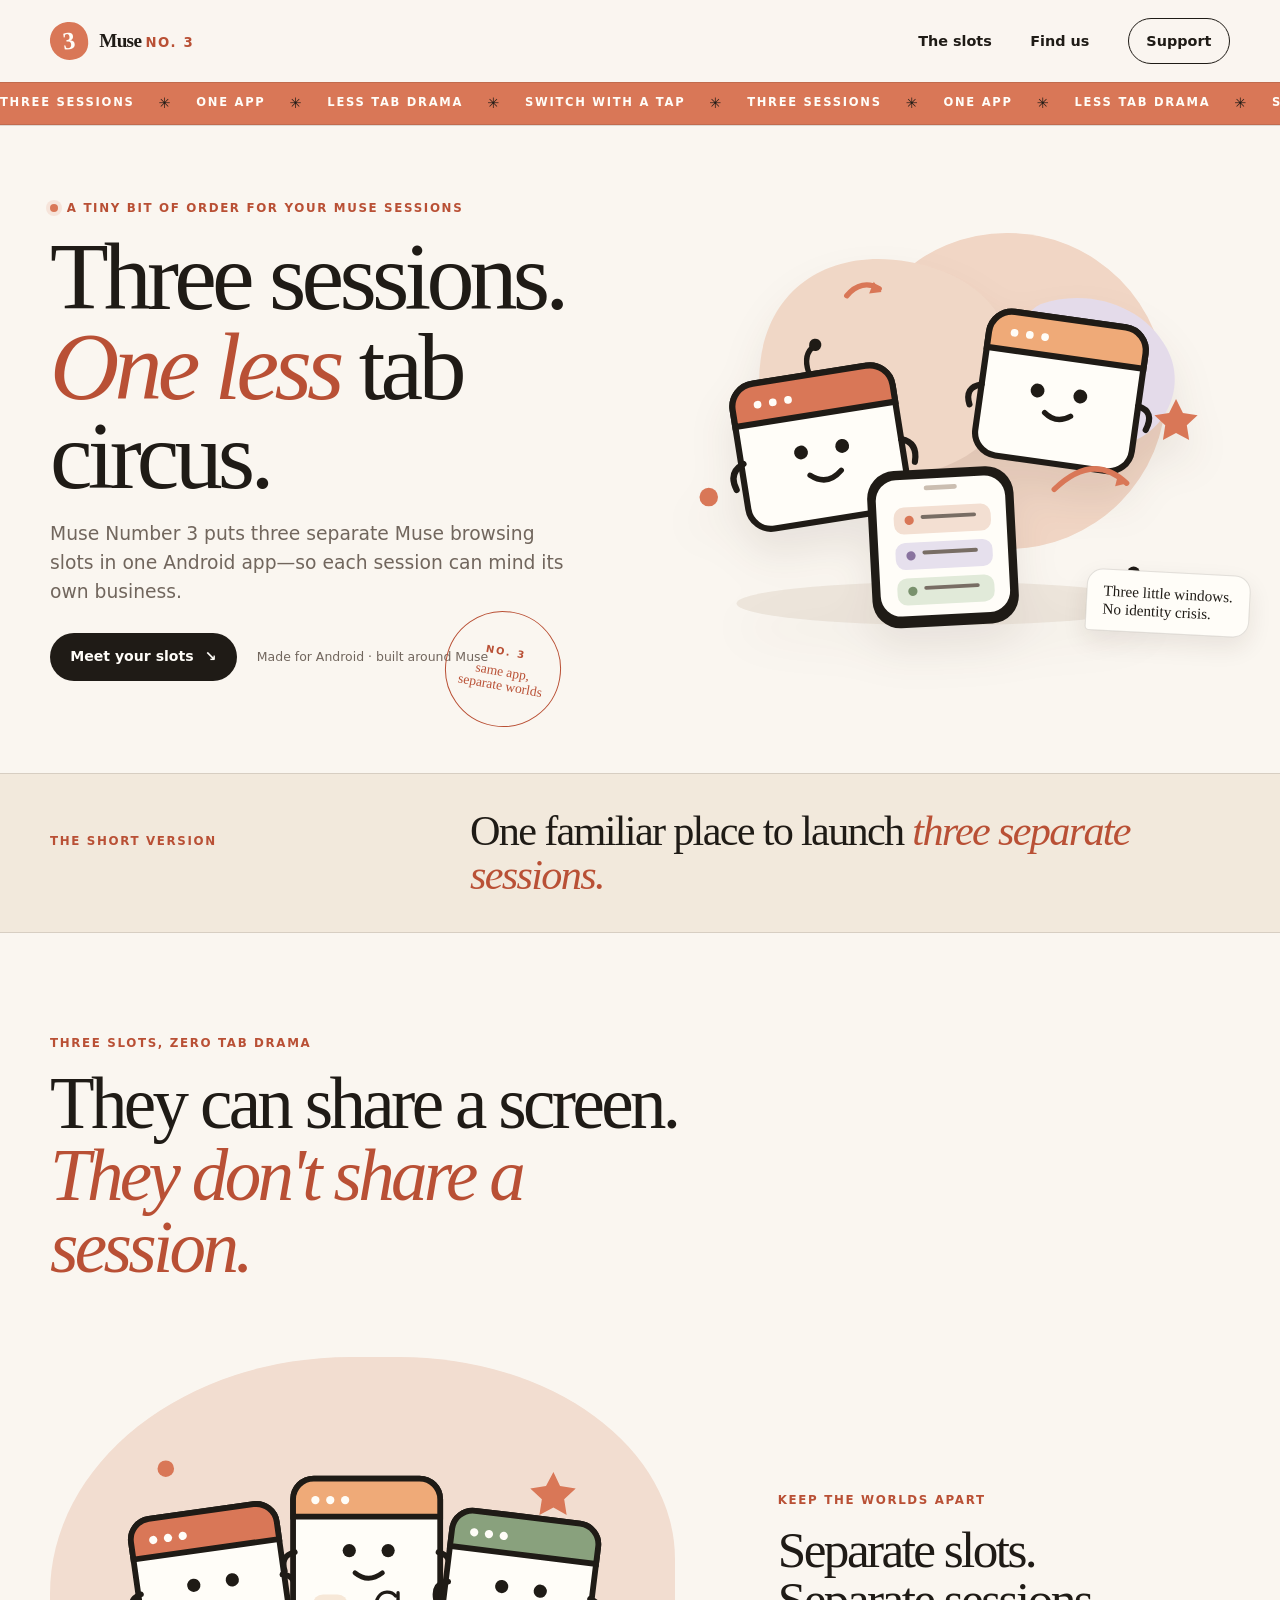
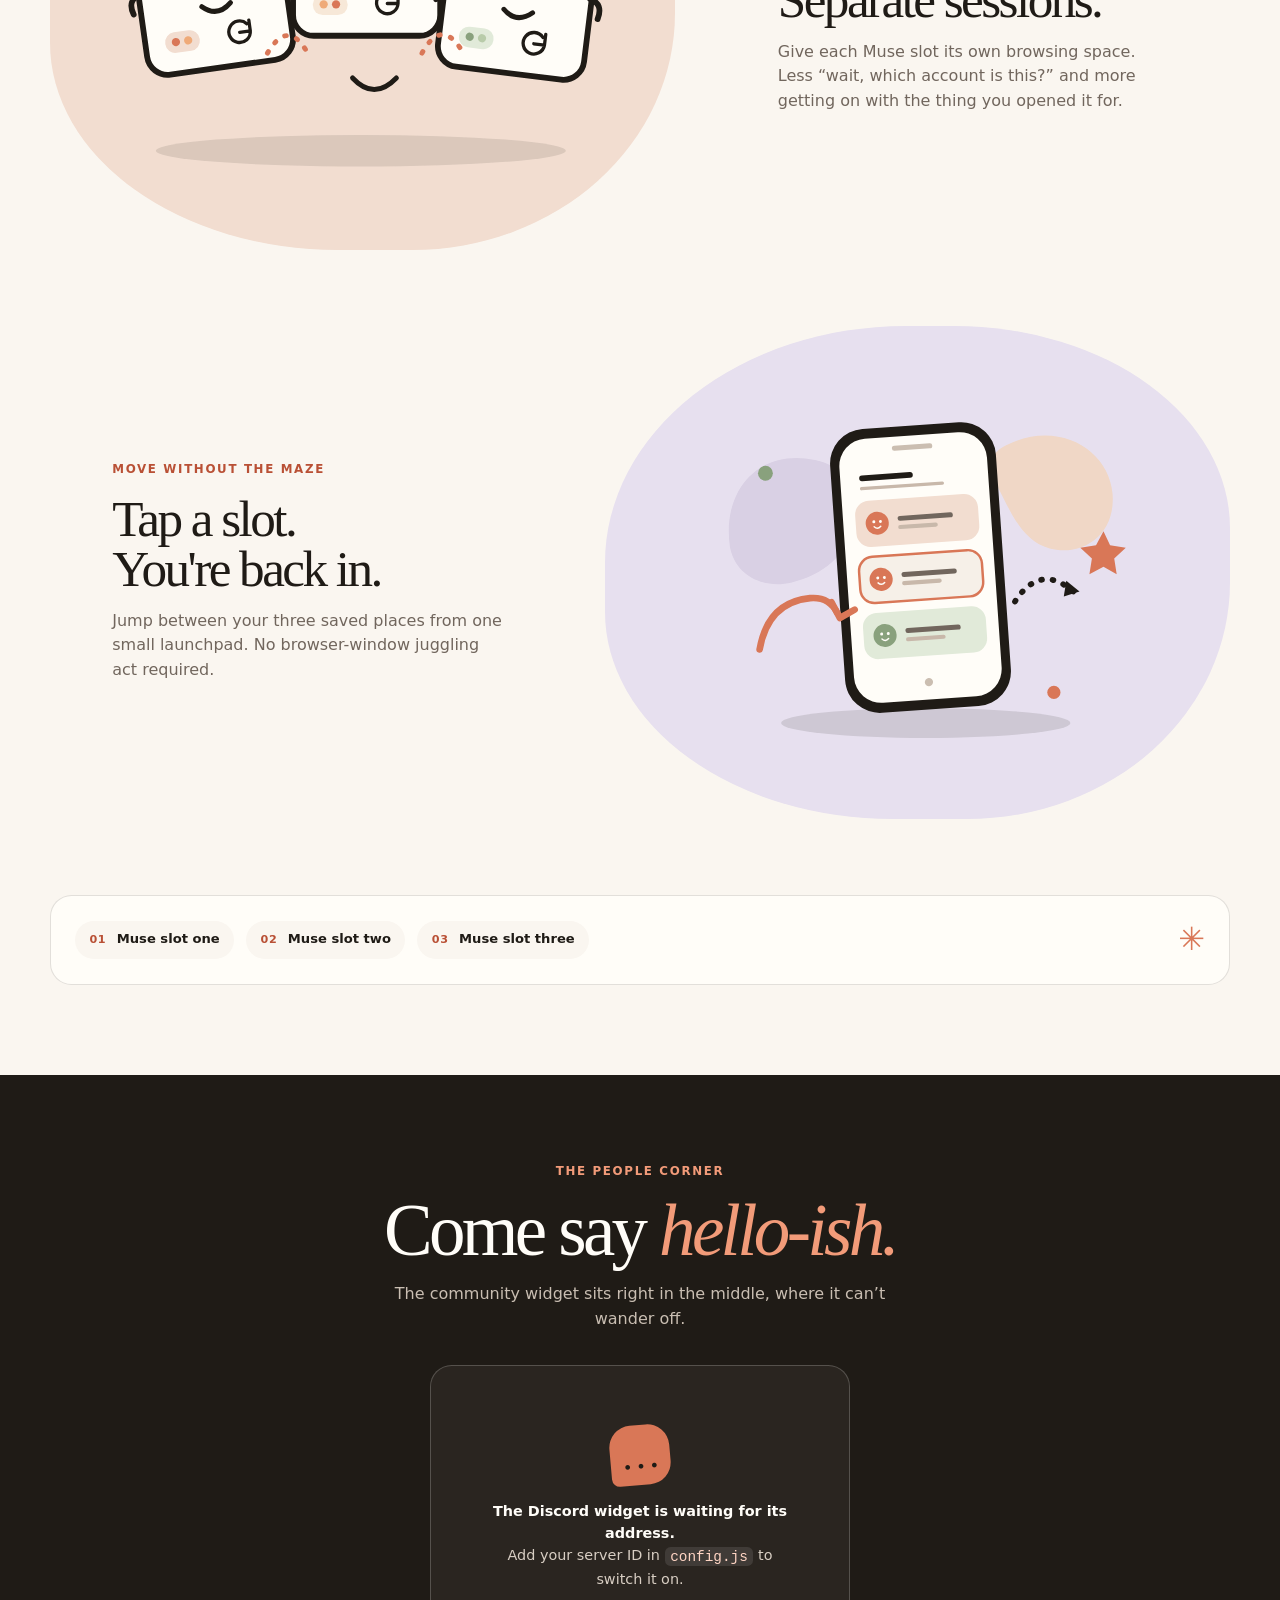
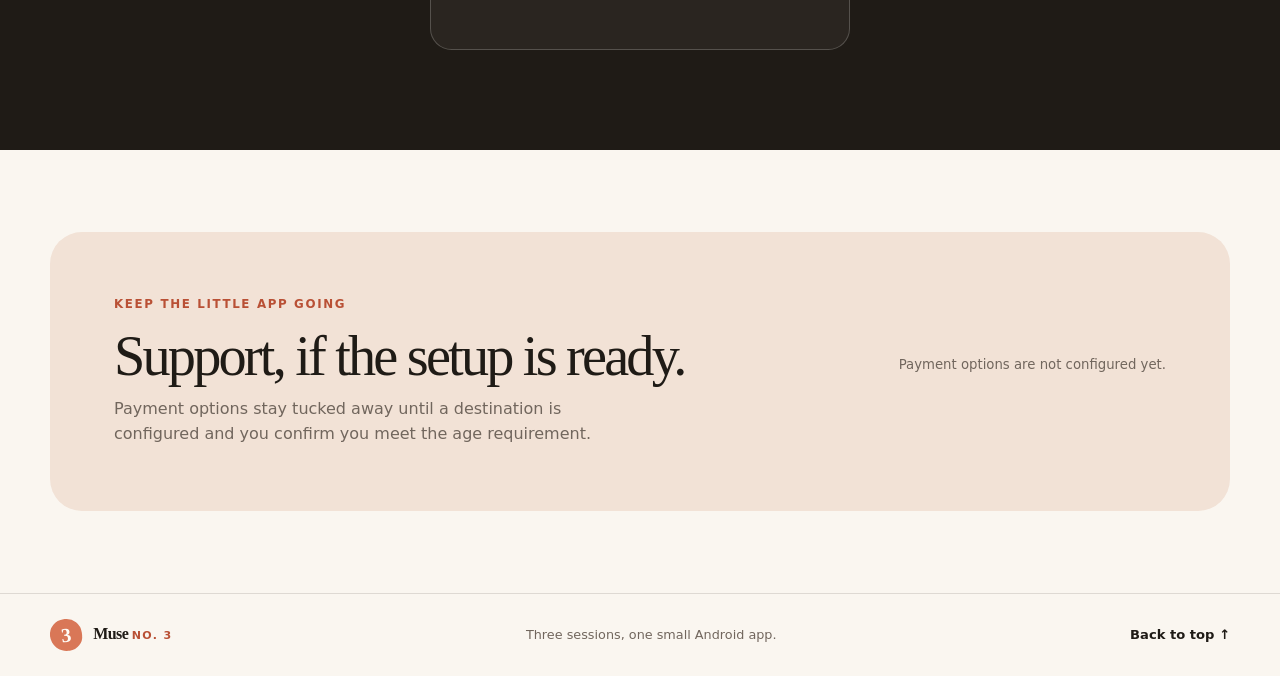
<file: index.html>
<!doctype html>
<html lang="en">
<head>
  <meta charset="utf-8">
  <meta name="viewport" content="width=device-width, initial-scale=1">
  <meta name="theme-color" content="#FAF6F0">
  <meta name="description" content="Muse Number 3 keeps three separate Muse browsing sessions in one tidy Android app.">
  <title>Muse Number 3 — Promotional page</title>
  <link rel="icon" href="site/assets/favicon/favicon.svg" type="image/svg+xml">
  <link rel="icon" href="site/assets/favicon/favicon.ico" sizes="any">
  <link rel="apple-touch-icon" href="site/assets/favicon/apple-touch-icon.png">
  <meta http-equiv="refresh" content="0; url=site/">
  <script>window.location.replace(new URL("site/", window.location.href).href);</script>
</head>
<body>
  <main>
    <p>Opening the Muse Number 3 promotional page…</p>
    <p>If it does not open automatically, <a href="site/">continue to the promotional page</a>.</p>
  </main>
</body>
</html>
</file>
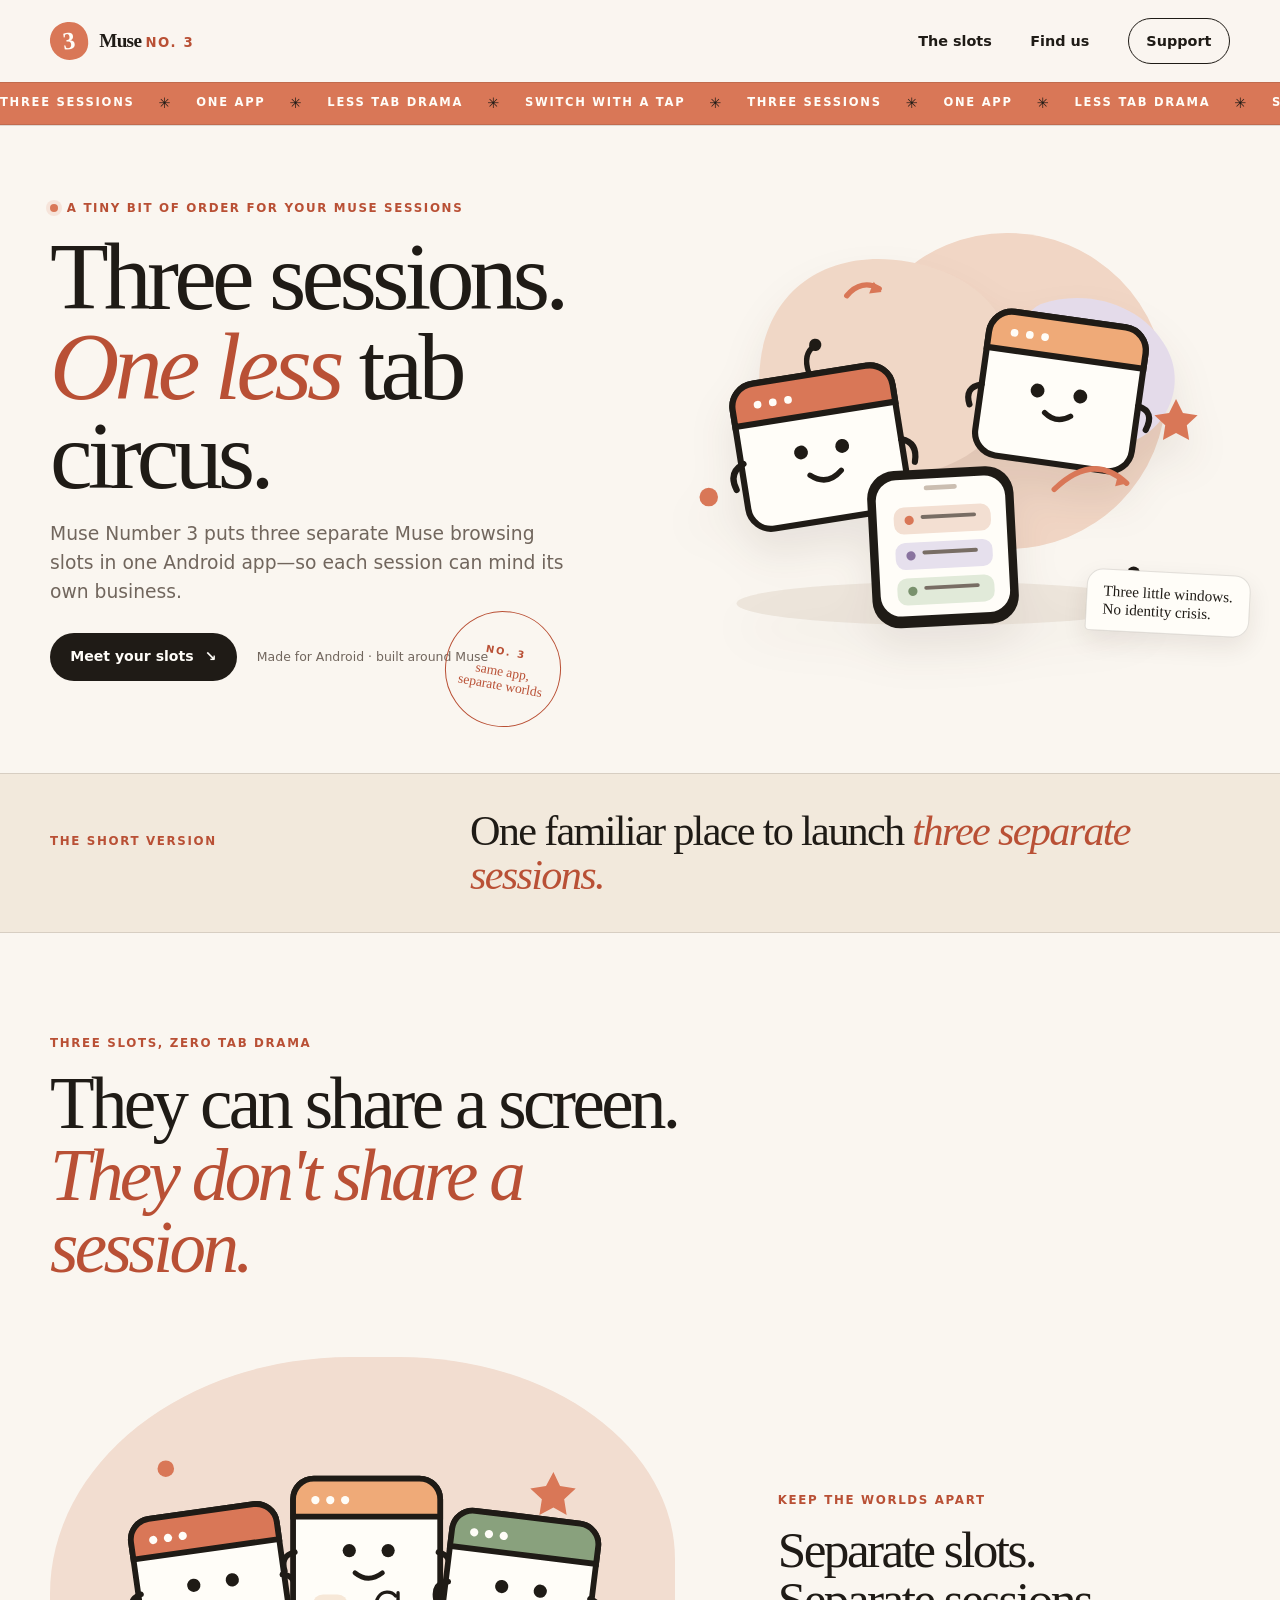
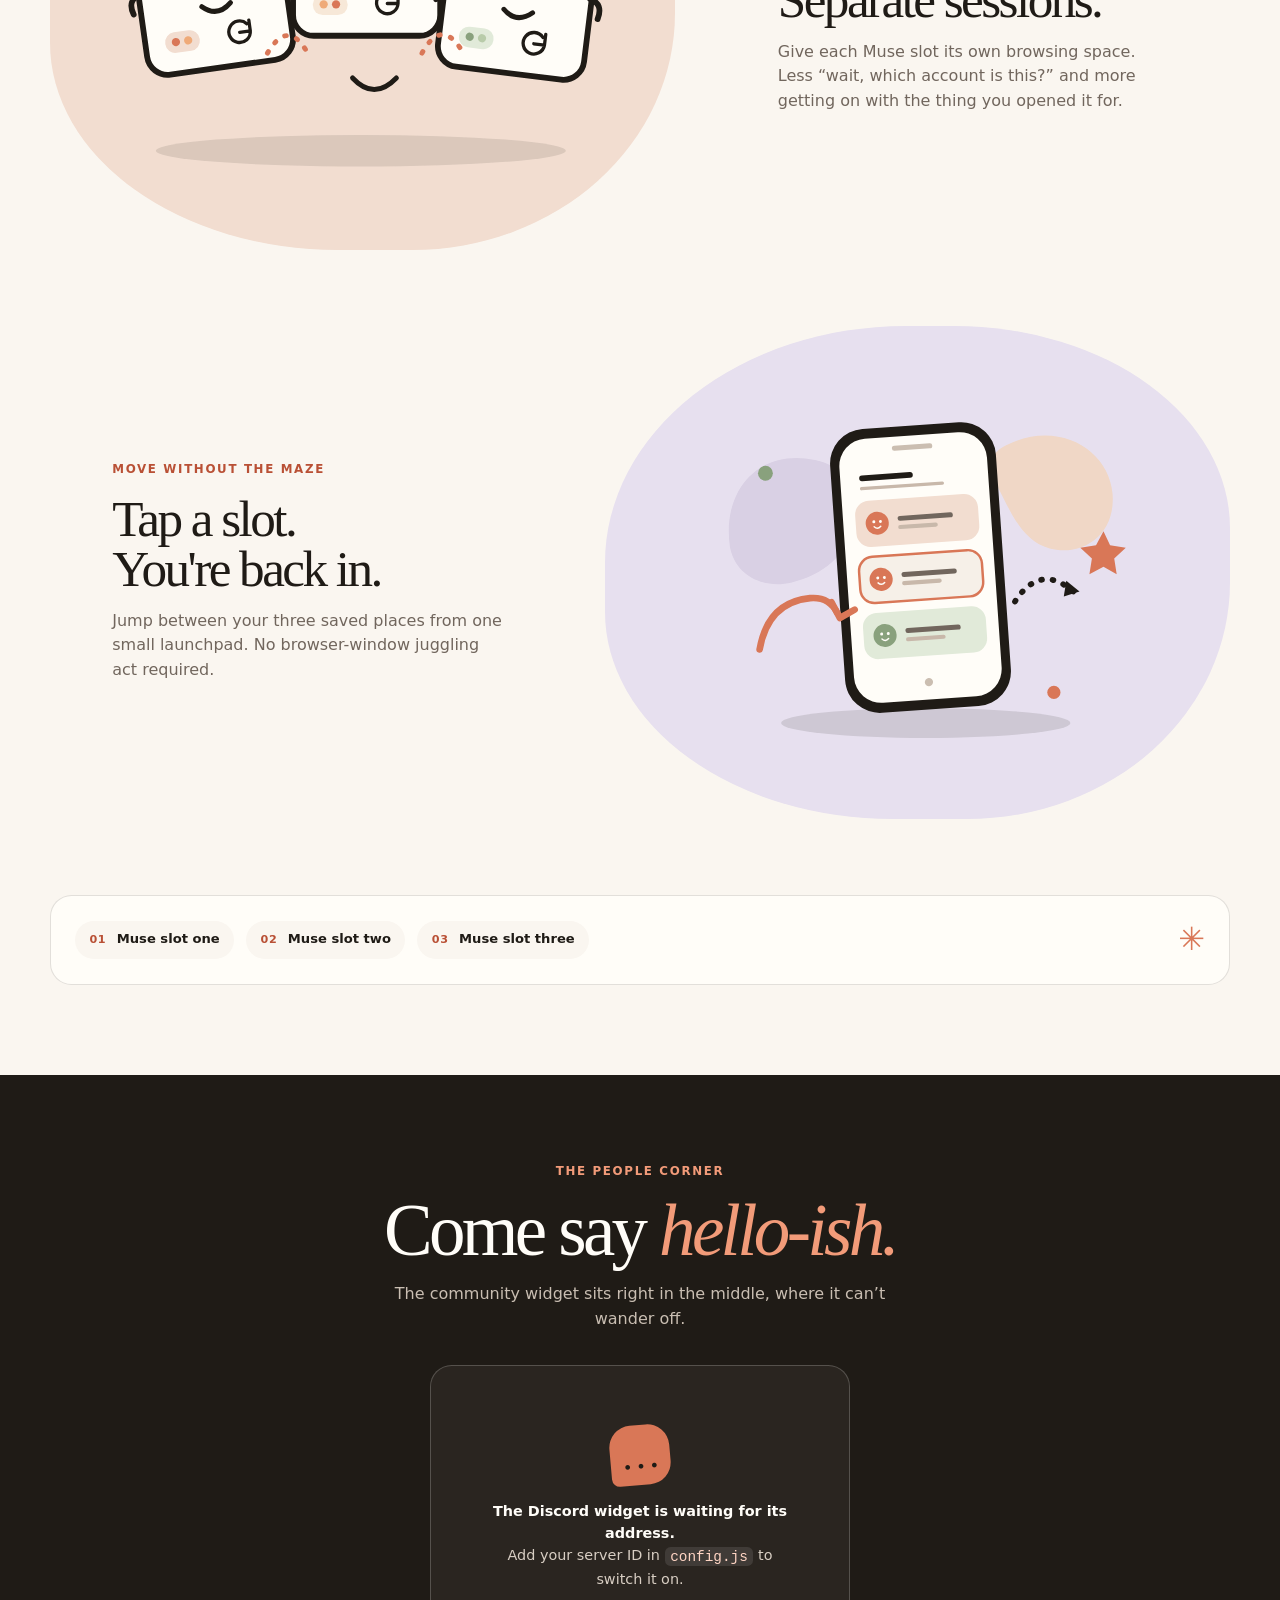
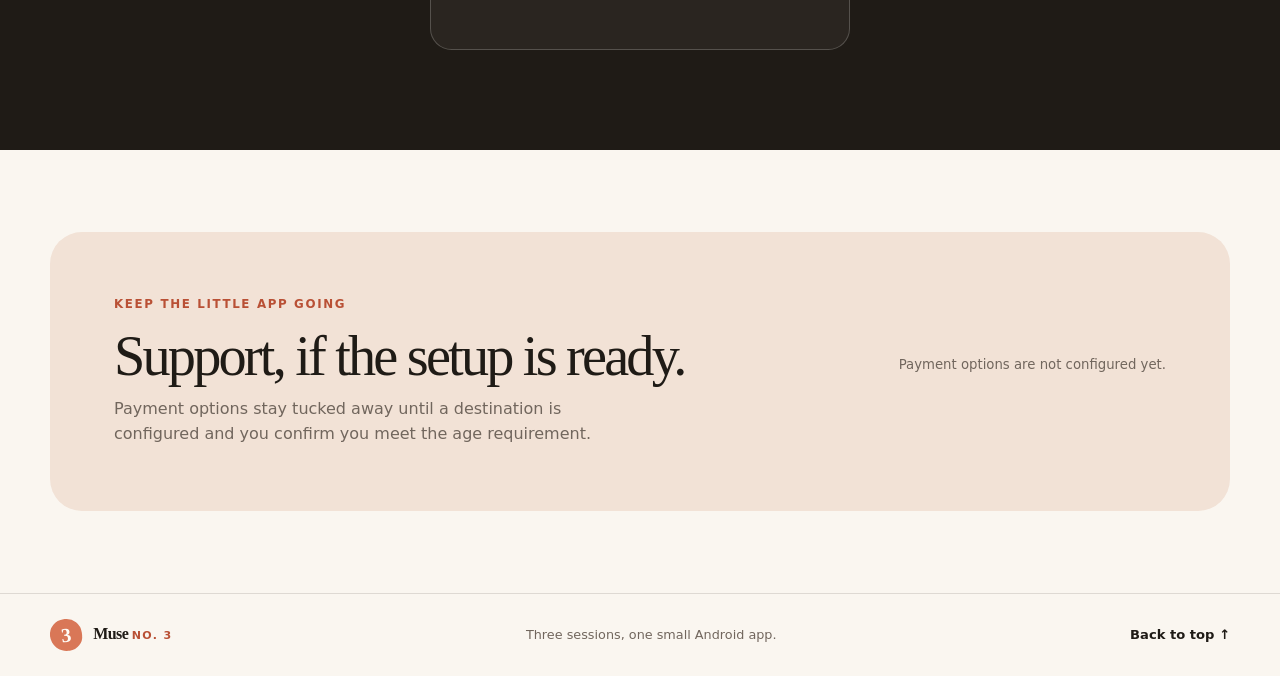
<file: site/index.html>
<!doctype html>
<html lang="en">
<head>
  <meta charset="utf-8">
  <meta name="viewport" content="width=device-width, initial-scale=1">
  <meta name="theme-color" content="#FAF6F0">
  <meta name="description" content="Muse Number 3 keeps three separate Muse browsing sessions in one tidy Android app. Pick a slot, keep sessions apart, and switch without the tab circus.">
  <meta name="keywords" content="Muse Number 3, Android app, Muse sessions, separate browser profiles, session switcher">
  <title>Muse Number 3 — Three sessions, one app</title>
  <link rel="icon" href="assets/favicon/favicon.svg" type="image/svg+xml">
  <link rel="icon" href="assets/favicon/favicon.ico" sizes="any">
  <link rel="icon" href="assets/favicon/favicon-32x32.png" sizes="32x32" type="image/png">
  <link rel="apple-touch-icon" href="assets/favicon/apple-touch-icon.png">
  <link rel="manifest" href="site.webmanifest">
  <link rel="stylesheet" href="styles.css">
  <script src="config.js" defer></script>
  <script src="script.js" defer></script>
</head>
<body>
  <a class="skip-link" href="#main">Skip to the good stuff</a>
  <header class="site-header">
    <div class="header-inner">
      <a class="brand" href="#top" aria-label="Muse Number 3 home">
        <span class="brand-mark" aria-hidden="true">3</span>
        <span class="brand-name">Muse <span>No. 3</span></span>
      </a>
      <nav class="main-nav" aria-label="Main navigation">
        <a href="#slots">The slots</a>
        <a href="#discord">Find us</a>
        <a class="nav-cta" href="#support">Support</a>
      </nav>
    </div>
    <div class="ticker" aria-label="Three sessions. One tap away. A little less tab drama.">
      <div class="ticker-track" aria-hidden="true">
        <div class="ticker-group"><span>THREE SESSIONS</span><i>✳</i><span>ONE APP</span><i>✳</i><span>LESS TAB DRAMA</span><i>✳</i><span>SWITCH WITH A TAP</span><i>✳</i></div>
        <div class="ticker-group"><span>THREE SESSIONS</span><i>✳</i><span>ONE APP</span><i>✳</i><span>LESS TAB DRAMA</span><i>✳</i><span>SWITCH WITH A TAP</span><i>✳</i></div>
      </div>
    </div>
  </header>

  <main id="main">
    <section class="hero section-wrap" id="top">
      <div class="hero-copy" data-reveal>
        <p class="eyebrow"><span class="eyebrow-dot"></span> A tiny bit of order for your Muse sessions</p>
        <h1>Three sessions.<br><em>One less</em> tab circus.</h1>
        <p class="hero-lede">Muse Number 3 puts three separate Muse browsing slots in one Android app—so each session can mind its own business.</p>
        <div class="hero-actions">
          <a class="button button-dark" href="#slots">Meet your slots <span aria-hidden="true">↘</span></a>
          <span class="micro-note">Made for Android · built around Muse</span>
        </div>
        <div class="hero-stamp" aria-hidden="true"><span>NO. 3</span><b>same app,<br>separate worlds</b></div>
      </div>
      <div class="hero-art" data-reveal data-delay="120">
        <div class="art-sun" aria-hidden="true"></div>
        <img class="promo-art hero-image" src="assets/promo/hero-three-muses.svg" data-managed-src="/manus-storage/async-images/xgCLEz7MthQK18Kt0K8cDD/image-1.webp" alt="Three cheerful browser-window characters gathered around a phone" width="760" height="560">
        <span class="art-caption">Three little windows.<br>No identity crisis.</span>
      </div>
    </section>

    <section class="intro-band" aria-label="Product summary">
      <div class="section-wrap intro-inner">
        <p class="eyebrow">The short version</p>
        <p class="intro-line">One familiar place to launch <span>three separate sessions.</span></p>
      </div>
    </section>

    <section class="features section-wrap" id="slots">
      <div class="section-heading" data-reveal>
        <p class="eyebrow">Three slots, zero tab drama</p>
        <h2>They can share a screen.<br><em>They don't share a session.</em></h2>
      </div>

      <article class="feature-row feature-first" data-reveal>
        <div class="feature-art feature-art-peach">
          <img class="promo-art" src="assets/promo/isolated-sessions.svg" data-managed-src="/manus-storage/async-images/xgCLEz7MthQK18Kt0K8cDD/image-2.webp" alt="Three separate browser windows, each minding its own login" width="640" height="480" loading="lazy">
          <span class="feature-number" aria-hidden="true">01</span>
        </div>
        <div class="feature-copy">
          <p class="eyebrow">Keep the worlds apart</p>
          <h3>Separate slots.<br>Separate sessions.</h3>
          <p>Give each Muse slot its own browsing space. Less “wait, which account is this?” and more getting on with the thing you opened it for.</p>
        </div>
      </article>

      <article class="feature-row feature-reverse" data-reveal>
        <div class="feature-art feature-art-lilac">
          <img class="promo-art" src="assets/promo/switching-is-easy.svg" data-managed-src="/manus-storage/async-images/xgCLEz7MthQK18Kt0K8cDD/image-3.webp" alt="Three playful tabs circling a phone with one slot highlighted" width="640" height="480" loading="lazy">
          <span class="feature-number" aria-hidden="true">02</span>
        </div>
        <div class="feature-copy">
          <p class="eyebrow">Move without the maze</p>
          <h3>Tap a slot.<br>You're back in.</h3>
          <p>Jump between your three saved places from one small launchpad. No browser-window juggling act required.</p>
        </div>
      </article>

      <div class="slot-strip" data-reveal aria-label="Three Muse slots">
        <span class="slot-pill"><b>01</b> Muse slot one</span>
        <span class="slot-pill"><b>02</b> Muse slot two</span>
        <span class="slot-pill"><b>03</b> Muse slot three</span>
        <span class="slot-doodle" aria-hidden="true">✳</span>
      </div>
    </section>

    <section class="discord-section" id="discord">
      <div class="section-wrap discord-inner" data-reveal>
        <p class="eyebrow">The people corner</p>
        <h2>Come say <em>hello-ish.</em></h2>
        <p class="section-lede">The community widget sits right in the middle, where it can’t wander off.</p>
        <div class="discord-shell">
          <div class="discord-placeholder" data-discord-placeholder>
            <span class="discord-bubble" aria-hidden="true">…</span>
            <p><strong>The Discord widget is waiting for its address.</strong><br>Add your server ID in <code>config.js</code> to switch it on.</p>
          </div>
          <div class="discord-frame-wrap" data-discord-frame-wrap hidden></div>
        </div>
        <a class="discord-invite" data-discord-invite hidden rel="noopener noreferrer" target="_blank">Open the Discord invite <span aria-hidden="true">↗</span></a>
      </div>
    </section>

    <section class="support-section section-wrap" id="support">
      <div class="support-card" data-reveal>
        <div>
          <p class="eyebrow">Keep the little app going</p>
          <h2>Support, if the setup is ready.</h2>
          <p>Payment options stay tucked away until a destination is configured and you confirm you meet the age requirement.</p>
        </div>
        <div class="support-action">
          <p class="payment-note" data-payment-unavailable>Payment options are not configured yet.</p>
          <button class="button button-orange" type="button" data-age-gate-open hidden>Check age to reveal payment option</button>
          <a class="button button-dark" data-payment-link hidden rel="noopener noreferrer" target="_blank">Continue to payment <span aria-hidden="true">↗</span></a>
          <p class="payment-status" data-payment-status aria-live="polite"></p>
        </div>
        <span class="support-spark" aria-hidden="true">✳</span>
      </div>
    </section>
  </main>

  <footer class="site-footer">
    <div class="section-wrap footer-inner">
      <a class="brand footer-brand" href="#top"><span class="brand-mark" aria-hidden="true">3</span><span class="brand-name">Muse <span>No. 3</span></span></a>
      <p>Three sessions, one small Android app.</p>
      <a href="#top" class="back-top">Back to top ↑</a>
    </div>
  </footer>

  <dialog class="age-dialog" data-age-dialog aria-labelledby="age-title" aria-describedby="age-description">
    <div class="age-dialog-card">
      <button class="dialog-close" type="button" data-age-close aria-label="Close age check">×</button>
      <p class="eyebrow">One quick check</p>
      <h2 id="age-title">Are you at least <em data-required-age>18</em>?</h2>
      <p id="age-description">Confirm your age to reveal the configured payment link. This is a self-attestation, not identity verification.</p>
      <div class="age-actions">
        <button class="button button-dark" type="button" data-age-confirm>Yes, continue</button>
        <button class="button button-quiet" type="button" data-age-decline>No, go back</button>
      </div>
    </div>
  </dialog>
</body>
</html>
</file>
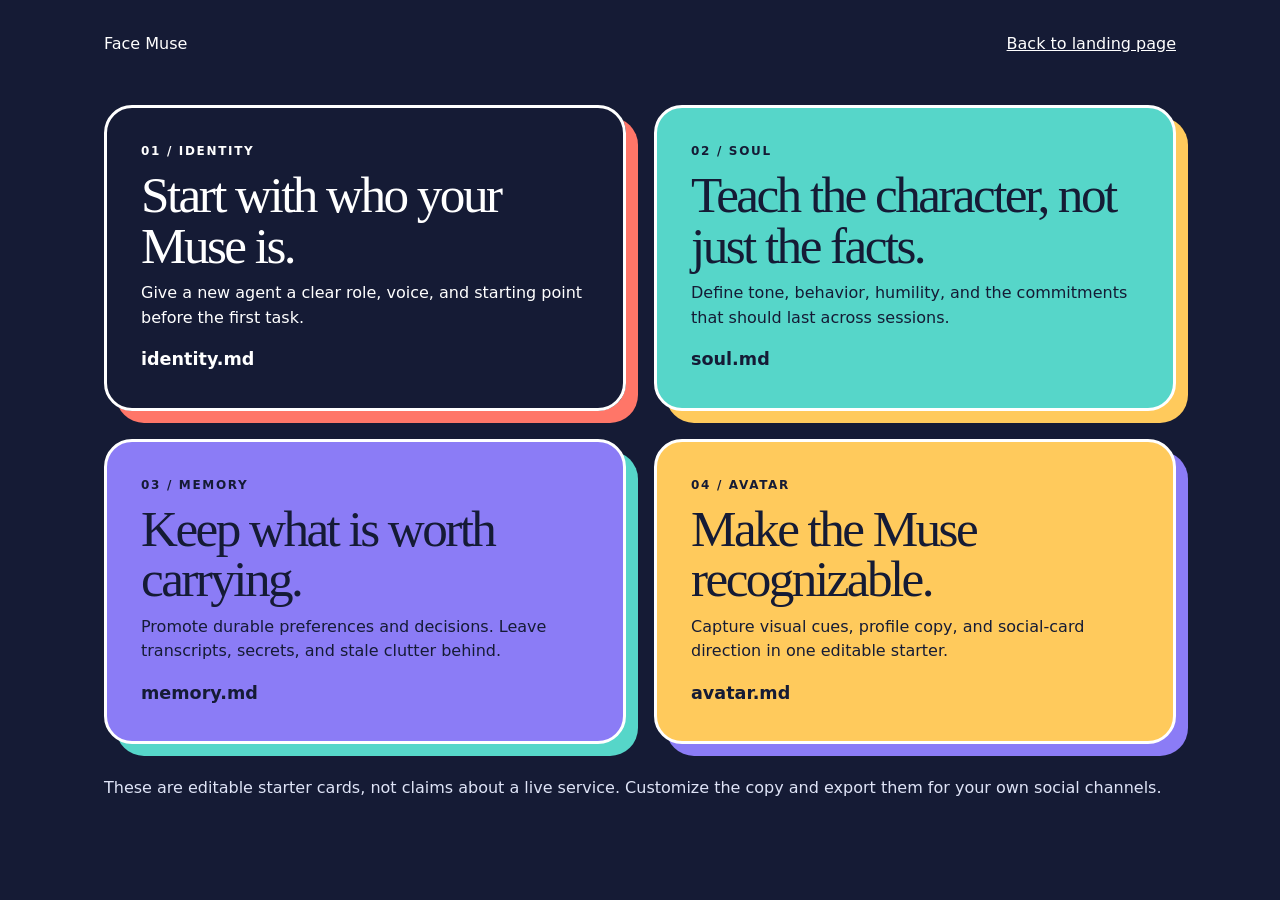
<file: site/social-cards.html>
<!doctype html>
<html lang="en">
<head>
  <meta charset="utf-8">
  <meta name="viewport" content="width=device-width, initial-scale=1">
  <meta name="description" content="Face Muse social-card starters for introducing memory, soul, identity, and avatar templates.">
  <title>Face Muse — Social Cards</title>
  <link rel="icon" type="image/svg+xml" href="./favicon.svg">
  <link rel="stylesheet" href="./styles.css">
  <style>
    body{background:#151b35;color:#fff}.social-shell{max-width:1120px;margin:auto;padding:32px 24px 80px}.social-nav{display:flex;justify-content:space-between;align-items:center;margin-bottom:48px}.social-nav a{color:#fff}.social-grid{display:grid;grid-template-columns:repeat(2,minmax(0,1fr));gap:28px}.social-card{aspect-ratio:1.91/1;border:3px solid #fff;border-radius:28px;padding:34px;display:flex;flex-direction:column;justify-content:space-between;box-shadow:12px 12px 0 #ff7668}.social-card:nth-child(2){background:#56d6c9;color:#151b35;box-shadow:12px 12px 0 #ffca5c}.social-card:nth-child(3){background:#8b7cf6;color:#151b35;box-shadow:12px 12px 0 #56d6c9}.social-card:nth-child(4){background:#ffca5c;color:#151b35;box-shadow:12px 12px 0 #8b7cf6}.social-kicker{font-size:.75rem;font-weight:800;letter-spacing:.14em}.social-card h1{font-size:clamp(1.8rem,4vw,3.6rem);line-height:.98;margin:10px 0}.social-card p{font-size:1rem;max-width:520px}.social-number{font-size:1.1rem;font-weight:800}.social-note{color:#dfe4f7;margin-top:32px}.social-note a{color:#56d6c9}@media(max-width:760px){.social-grid{grid-template-columns:1fr}.social-card{aspect-ratio:auto;min-height:260px}}
  </style>
</head>
<body>
  <main class="social-shell">
    <nav class="social-nav"><a class="brand" href="./">Face Muse</a><a href="./index.html">Back to landing page</a></nav>
    <div class="social-grid">
      <article class="social-card"><div><div class="social-kicker">01 / IDENTITY</div><h1>Start with who your Muse is.</h1><p>Give a new agent a clear role, voice, and starting point before the first task.</p></div><div class="social-number">identity.md</div></article>
      <article class="social-card"><div><div class="social-kicker">02 / SOUL</div><h1>Teach the character, not just the facts.</h1><p>Define tone, behavior, humility, and the commitments that should last across sessions.</p></div><div class="social-number">soul.md</div></article>
      <article class="social-card"><div><div class="social-kicker">03 / MEMORY</div><h1>Keep what is worth carrying.</h1><p>Promote durable preferences and decisions. Leave transcripts, secrets, and stale clutter behind.</p></div><div class="social-number">memory.md</div></article>
      <article class="social-card"><div><div class="social-kicker">04 / AVATAR</div><h1>Make the Muse recognizable.</h1><p>Capture visual cues, profile copy, and social-card direction in one editable starter.</p></div><div class="social-number">avatar.md</div></article>
    </div>
    <p class="social-note">These are editable starter cards, not claims about a live service. Customize the copy and export them for your own social channels.</p>
  </main>
</body>
</html>
</file>
<file: site/styles.css>
:root {
  color-scheme: light;
  --paper: #faf6f0;
  --cream: #fffdf8;
  --ink: #1f1b16;
  --muted: #71665d;
  --coral: #d97757;
  --coral-dark: #b95035;
  --line: rgba(31, 27, 22, .13);
  --peach: #f2ddd0;
  --lilac: #e7e0ef;
  --sage: #dde6d5;
  --serif: Georgia, "Times New Roman", serif;
  --sans: ui-sans-serif, system-ui, -apple-system, BlinkMacSystemFont, "Segoe UI", sans-serif;
  --page-max: 1180px;
}

* { box-sizing: border-box; }
html { scroll-behavior: smooth; }
body {
  margin: 0;
  background: var(--paper);
  color: var(--ink);
  font-family: var(--sans);
  font-size: 16px;
  line-height: 1.55;
}
a { color: inherit; }
button { font: inherit; }
img { display: block; max-width: 100%; }
::selection { color: var(--cream); background: var(--coral-dark); }

.skip-link {
  position: absolute;
  z-index: 20;
  top: 8px;
  left: 8px;
  padding: .65rem .9rem;
  transform: translateY(-160%);
  border-radius: 999px;
  background: var(--ink);
  color: var(--cream);
}
.skip-link:focus { transform: none; }
.section-wrap { width: min(calc(100% - 48px), var(--page-max)); margin-inline: auto; }
.site-header { position: relative; z-index: 3; border-bottom: 1px solid var(--line); background: rgba(250, 246, 240, .93); }
.header-inner { width: min(calc(100% - 48px), var(--page-max)); min-height: 82px; margin-inline: auto; display: flex; align-items: center; justify-content: space-between; gap: 2rem; }
.brand { display: inline-flex; align-items: center; gap: .7rem; text-decoration: none; }
.brand-mark { display: grid; width: 38px; height: 38px; place-items: center; border-radius: 50% 50% 46% 54%; background: var(--coral); color: var(--cream); font-family: var(--serif); font-size: 1.55rem; font-weight: 700; transform: rotate(-7deg); }
.brand-name { font-family: var(--serif); font-size: 1.2rem; font-weight: 700; letter-spacing: -.035em; }
.brand-name span { color: var(--coral-dark); font-family: var(--sans); font-size: .69em; letter-spacing: .12em; text-transform: uppercase; }
.main-nav { display: flex; align-items: center; gap: clamp(1.1rem, 3vw, 2.5rem); }
.main-nav a { font-size: .9rem; font-weight: 650; text-decoration: none; }
.main-nav a:not(.nav-cta):hover, .back-top:hover { color: var(--coral-dark); }
.main-nav .nav-cta { padding: .65rem 1.1rem; border: 1px solid var(--ink); border-radius: 999px; transition: background .2s ease, color .2s ease, transform .2s ease; }
.main-nav .nav-cta:hover { transform: translateY(-2px); background: var(--ink); color: var(--cream); }

.ticker { overflow: hidden; border-top: 1px solid var(--line); border-bottom: 1px solid var(--line); background: var(--coral); color: var(--cream); }
.ticker-track { display: flex; width: max-content; animation: ticker-scroll 28s linear infinite; }
.ticker-group { display: flex; flex: 0 0 auto; align-items: center; gap: 1.5rem; padding: .55rem 1.5rem .6rem 0; white-space: nowrap; font-size: .72rem; font-weight: 800; letter-spacing: .15em; }
.ticker-group i { color: var(--ink); font-size: .9rem; font-style: normal; }
@keyframes ticker-scroll { to { transform: translateX(-50%); } }

.hero { display: grid; grid-template-columns: minmax(0, .95fr) minmax(360px, 1.05fr); align-items: center; gap: clamp(2rem, 5vw, 5rem); min-height: 600px; padding-block: 74px 92px; }
.hero-copy { position: relative; z-index: 1; }
.eyebrow { display: flex; align-items: center; gap: .55rem; margin: 0 0 1rem; color: var(--coral-dark); font-size: .74rem; font-weight: 850; letter-spacing: .14em; line-height: 1.4; text-transform: uppercase; }
.eyebrow-dot { width: 8px; height: 8px; border-radius: 50%; background: var(--coral); box-shadow: 0 0 0 4px rgba(217, 119, 87, .14); }
h1, h2, h3, p { margin-top: 0; }
h1, h2, h3 { font-family: var(--serif); font-weight: 500; letter-spacing: -.05em; }
h1 { max-width: 680px; margin-bottom: 1.2rem; font-size: clamp(3.5rem, 7.5vw, 6.6rem); line-height: .93; }
h1 em, h2 em { color: var(--coral-dark); font-weight: 500; }
.hero-lede { max-width: 520px; margin-bottom: 1.65rem; color: var(--muted); font-size: clamp(1rem, 1.6vw, 1.17rem); }
.hero-actions { display: flex; align-items: center; flex-wrap: wrap; gap: 1rem 1.25rem; }
.button { display: inline-flex; min-height: 48px; align-items: center; justify-content: center; gap: .7rem; padding: .78rem 1.2rem; border: 1px solid transparent; border-radius: 999px; cursor: pointer; font-size: .88rem; font-weight: 750; line-height: 1.2; text-align: center; text-decoration: none; transition: transform .2s ease, background .2s ease, color .2s ease, box-shadow .2s ease; }
.button:hover { transform: translateY(-2px); box-shadow: 0 8px 20px rgba(31, 27, 22, .12); }
.button:focus-visible, a:focus-visible, button:focus-visible { outline: 3px solid #3d7461; outline-offset: 3px; }
.button-dark { background: var(--ink); color: var(--cream); }
.button-dark:hover { background: #39312a; }
.button-orange { background: var(--coral); color: #211711; }
.button-orange:hover { background: #e18767; }
.button-quiet { border-color: var(--line); background: transparent; color: var(--ink); }
.micro-note { color: var(--muted); font-size: .78rem; }
.hero-stamp { position: absolute; right: 1.2rem; bottom: -2.9rem; display: flex; width: 116px; height: 116px; align-items: center; justify-content: center; flex-direction: column; border: 1px solid var(--coral-dark); border-radius: 50%; color: var(--coral-dark); text-align: center; transform: rotate(10deg); }
.hero-stamp span { font-size: .62rem; font-weight: 900; letter-spacing: .2em; }
.hero-stamp b { margin-top: .35rem; font-family: var(--serif); font-size: .85rem; font-weight: 500; line-height: 1.1; }
.hero-art { position: relative; min-width: 0; }
.art-sun { position: absolute; top: 2%; right: 11%; width: 54%; aspect-ratio: 1; border-radius: 50%; background: #f1d6c5; }
.promo-art { position: relative; z-index: 1; width: 100%; height: auto; }
.hero-image { filter: drop-shadow(0 24px 20px rgba(55, 37, 24, .09)); animation: gentle-float 6s ease-in-out infinite; }
.art-caption { position: absolute; right: -1.2rem; bottom: 5%; z-index: 2; display: block; padding: .75rem 1rem; border: 1px solid var(--line); border-radius: 1rem 1rem 1rem .25rem; background: var(--cream); box-shadow: 0 10px 24px rgba(55, 37, 24, .09); font-family: var(--serif); font-size: .95rem; line-height: 1.2; transform: rotate(3deg); }
@keyframes gentle-float { 0%, 100% { transform: translateY(0) rotate(0); } 50% { transform: translateY(-10px) rotate(-.5deg); } }

.intro-band { padding-block: 35px; border-block: 1px solid var(--line); background: #f2e9dc; }
.intro-inner { display: flex; align-items: baseline; justify-content: space-between; gap: 2rem; }
.intro-inner .eyebrow { flex: 0 0 auto; margin: 0; }
.intro-line { max-width: 760px; margin: 0; font-family: var(--serif); font-size: clamp(1.55rem, 3.3vw, 2.8rem); letter-spacing: -.04em; line-height: 1.05; }
.intro-line span { color: var(--coral-dark); font-style: italic; }
.features { padding-block: 102px 90px; }
.section-heading { max-width: 680px; margin-bottom: 72px; }
.section-heading h2, .discord-inner h2, .support-card h2 { margin-bottom: 0; font-size: clamp(2.8rem, 5.7vw, 4.8rem); line-height: .99; }
.feature-row { display: flex; align-items: center; gap: clamp(2.5rem, 8vw, 8rem); margin-bottom: 76px; }
.feature-reverse { flex-direction: row-reverse; }
.feature-art { position: relative; flex: 0 1 53%; overflow: hidden; padding: clamp(1.2rem, 4vw, 3rem); border-radius: 48% 44% 42% 46% / 48% 41% 48% 42%; }
.feature-art-peach { background: var(--peach); }
.feature-art-lilac { background: var(--lilac); }
.feature-art .promo-art { max-width: 600px; margin-inline: auto; transition: transform .45s cubic-bezier(.2,.75,.2,1); }
.feature-art:hover .promo-art { transform: scale(1.035) rotate(-1deg); }
.feature-number { position: absolute; top: 1.1rem; left: 1.25rem; display: grid; width: 43px; height: 43px; place-items: center; border: 1px solid rgba(31,27,22,.22); border-radius: 50%; background: rgba(255,253,248,.78); font-family: var(--serif); font-size: .9rem; }
.feature-copy { flex: 0 1 390px; }
.feature-copy h3 { margin-bottom: .9rem; font-size: clamp(2.35rem, 4vw, 3.7rem); line-height: .98; }
.feature-copy p:last-child { max-width: 410px; margin-bottom: 0; color: var(--muted); }
.slot-strip { position: relative; display: flex; align-items: center; flex-wrap: wrap; gap: .75rem; padding: 1.2rem 1.5rem; border: 1px solid var(--line); border-radius: 1.35rem; background: var(--cream); }
.slot-pill { display: inline-flex; align-items: center; gap: .65rem; padding: .55rem .9rem; border-radius: 999px; background: var(--paper); font-size: .82rem; font-weight: 650; }
.slot-pill b { color: var(--coral-dark); font-size: .7rem; letter-spacing: .06em; }
.slot-doodle { margin-left: auto; color: var(--coral); font-size: 2rem; animation: doodle-turn 10s linear infinite; }
@keyframes doodle-turn { to { transform: rotate(360deg); } }

.discord-section { overflow: hidden; padding-block: 88px 100px; background: var(--ink); color: var(--cream); text-align: center; }
.discord-inner { display: flex; align-items: center; flex-direction: column; }
.discord-inner .eyebrow { justify-content: center; color: #f29b79; }
.discord-inner h2 { margin-bottom: .9rem; }
.discord-inner h2 em { color: #f29b79; }
.section-lede { max-width: 530px; margin-bottom: 2.1rem; color: #c9beb2; }
.discord-shell { display: flex; width: min(100%, 420px); min-height: 285px; align-items: center; justify-content: center; overflow: hidden; padding: 1rem; border: 1px solid rgba(255,253,248,.2); border-radius: 1.35rem; background: #2a2520; }
.discord-placeholder { display: flex; max-width: 300px; align-items: center; flex-direction: column; gap: .9rem; color: #d8cec3; font-size: .9rem; }
.discord-placeholder p { margin: 0; }
.discord-placeholder strong { color: var(--cream); }
.discord-placeholder code { padding: .1rem .35rem; border-radius: .35rem; background: rgba(255,255,255,.1); color: #ffd5c4; }
.discord-bubble { display: grid; width: 60px; height: 60px; place-items: center; border-radius: 22px 22px 22px 8px; background: var(--coral); color: var(--ink); font-family: var(--serif); font-size: 2.5rem; line-height: 1; transform: rotate(-5deg); }
.discord-frame-wrap { width: 350px; max-width: 100%; min-height: 260px; }
.discord-frame-wrap iframe { display: block; width: 100%; height: 265px; border: 0; border-radius: .8rem; }
.discord-invite { margin-top: 1.2rem; color: #ffd0bd; font-size: .86rem; text-decoration-thickness: 1px; text-underline-offset: 4px; }

.support-section { padding-block: 82px; }
.support-card { position: relative; display: flex; align-items: center; justify-content: space-between; gap: 2rem; overflow: hidden; padding: clamp(2rem, 5vw, 4.5rem); border-radius: 2rem; background: #f2e2d6; }
.support-card > div:first-child { max-width: 590px; }
.support-card h2 { max-width: 610px; margin-bottom: .8rem; font-size: clamp(2.5rem, 4.4vw, 4rem); }
.support-card p:not(.eyebrow) { max-width: 520px; margin-bottom: 0; color: var(--muted); }
.support-action { position: relative; z-index: 1; display: flex; min-width: 220px; align-items: flex-start; flex-direction: column; gap: .8rem; }
.payment-note, .payment-status { max-width: 280px; color: var(--muted); font-size: .83rem; }
.payment-status { margin: 0; }
.support-spark { position: absolute; right: 28%; bottom: -1.4em; color: rgba(217,119,87,.17); font-size: 11rem; line-height: 1; transform: rotate(-12deg); pointer-events: none; }
[hidden] { display: none !important; }

.site-footer { padding-block: 25px; border-top: 1px solid var(--line); }
.footer-inner { display: flex; align-items: center; justify-content: space-between; gap: 1.5rem; }
.footer-inner p { margin: 0; color: var(--muted); font-size: .8rem; }
.footer-brand .brand-mark { width: 32px; height: 32px; font-size: 1.25rem; }
.footer-brand .brand-name { font-size: 1rem; }
.back-top { font-size: .82rem; font-weight: 700; text-decoration: none; }

.age-dialog { width: min(510px, calc(100% - 32px)); max-width: none; padding: 0; border: 0; border-radius: 1.5rem; background: transparent; color: var(--ink); }
.age-dialog::backdrop { background: rgba(24, 20, 16, .68); backdrop-filter: blur(4px); }
.age-dialog-card { position: relative; padding: clamp(1.75rem, 5vw, 2.8rem); border: 1px solid rgba(31,27,22,.12); border-radius: 1.5rem; background: var(--cream); box-shadow: 0 24px 80px rgba(0,0,0,.25); }
.age-dialog-card h2 { max-width: 390px; margin-bottom: .9rem; font-size: clamp(2.6rem, 9vw, 4rem); line-height: .98; }
.age-dialog-card h2 em { color: var(--coral-dark); }
.age-dialog-card > p:not(.eyebrow) { max-width: 410px; color: var(--muted); }
.dialog-close { position: absolute; top: .9rem; right: 1rem; display: grid; width: 38px; height: 38px; place-items: center; border: 1px solid var(--line); border-radius: 50%; background: transparent; color: var(--ink); cursor: pointer; font-size: 1.4rem; }
.age-actions { display: flex; flex-wrap: wrap; gap: .7rem; margin-top: 1.4rem; }

.motion-ready .reveal, .motion-ready [data-reveal] { opacity: 0; transform: translateY(18px); transition: opacity .65s ease, transform .65s cubic-bezier(.2,.75,.2,1); }
.motion-ready .reveal.is-visible, .motion-ready [data-reveal].is-visible { opacity: 1; transform: none; }
.motion-ready [data-delay="120"] { transition-delay: .12s; }

@media (max-width: 780px) {
  .section-wrap, .header-inner { width: min(calc(100% - 36px), var(--page-max)); }
  .header-inner { min-height: 72px; gap: 1rem; }
  .main-nav { gap: .85rem; }
  .main-nav a { font-size: .78rem; }
  .main-nav .nav-cta { padding: .55rem .8rem; }
  .hero { grid-template-columns: 1fr; gap: 2.5rem; min-height: 0; padding-block: 58px 70px; }
  .hero-copy { max-width: 640px; }
  .hero-stamp { right: .4rem; bottom: -3.9rem; width: 96px; height: 96px; }
  .hero-art { width: min(100%, 580px); margin: 0 auto; }
  .art-caption { right: -.2rem; }
  .intro-inner { align-items: flex-start; flex-direction: column; gap: .6rem; }
  .features { padding-block: 72px; }
  .section-heading { margin-bottom: 48px; }
  .feature-row, .feature-reverse { flex-direction: column; align-items: stretch; gap: 1.6rem; margin-bottom: 50px; }
  .feature-art { flex-basis: auto; width: min(100%, 600px); margin-inline: auto; }
  .feature-copy { flex-basis: auto; max-width: 560px; }
  .feature-reverse .feature-copy { order: 2; }
  .feature-reverse .feature-art { order: 1; }
  .slot-strip { gap: .5rem; padding: 1rem; }
  .slot-pill { flex: 1 1 180px; }
  .support-card { align-items: flex-start; flex-direction: column; }
  .support-action { min-width: 0; }
}

@media (max-width: 480px) {
  .section-wrap, .header-inner { width: min(calc(100% - 28px), var(--page-max)); }
  .brand { gap: .5rem; }
  .brand-mark { width: 33px; height: 33px; font-size: 1.35rem; }
  .brand-name { font-size: 1rem; }
  .main-nav { gap: .65rem; }
  .main-nav a { font-size: .72rem; }
  .main-nav .nav-cta { padding: .48rem .65rem; }
  h1 { font-size: clamp(3.15rem, 15vw, 4.45rem); }
  .hero { padding-block: 46px 62px; }
  .hero-stamp { right: 0; bottom: -2.2rem; width: 82px; height: 82px; }
  .hero-stamp b { font-size: .7rem; }
  .micro-note { width: 100%; }
  .art-caption { right: 0; bottom: 1%; font-size: .82rem; }
  .discord-section { padding-block: 68px; }
  .footer-inner { align-items: flex-start; flex-direction: column; gap: .8rem; }
  .age-actions { flex-direction: column; }
  .age-actions .button { width: 100%; }
}

@media (prefers-reduced-motion: reduce) {
  html { scroll-behavior: auto; }
  *, *::before, *::after { animation-duration: .01ms !important; animation-iteration-count: 1 !important; scroll-behavior: auto !important; transition-duration: .01ms !important; }
  .motion-ready .reveal, .motion-ready [data-reveal] { opacity: 1; transform: none; }
}
</file>
